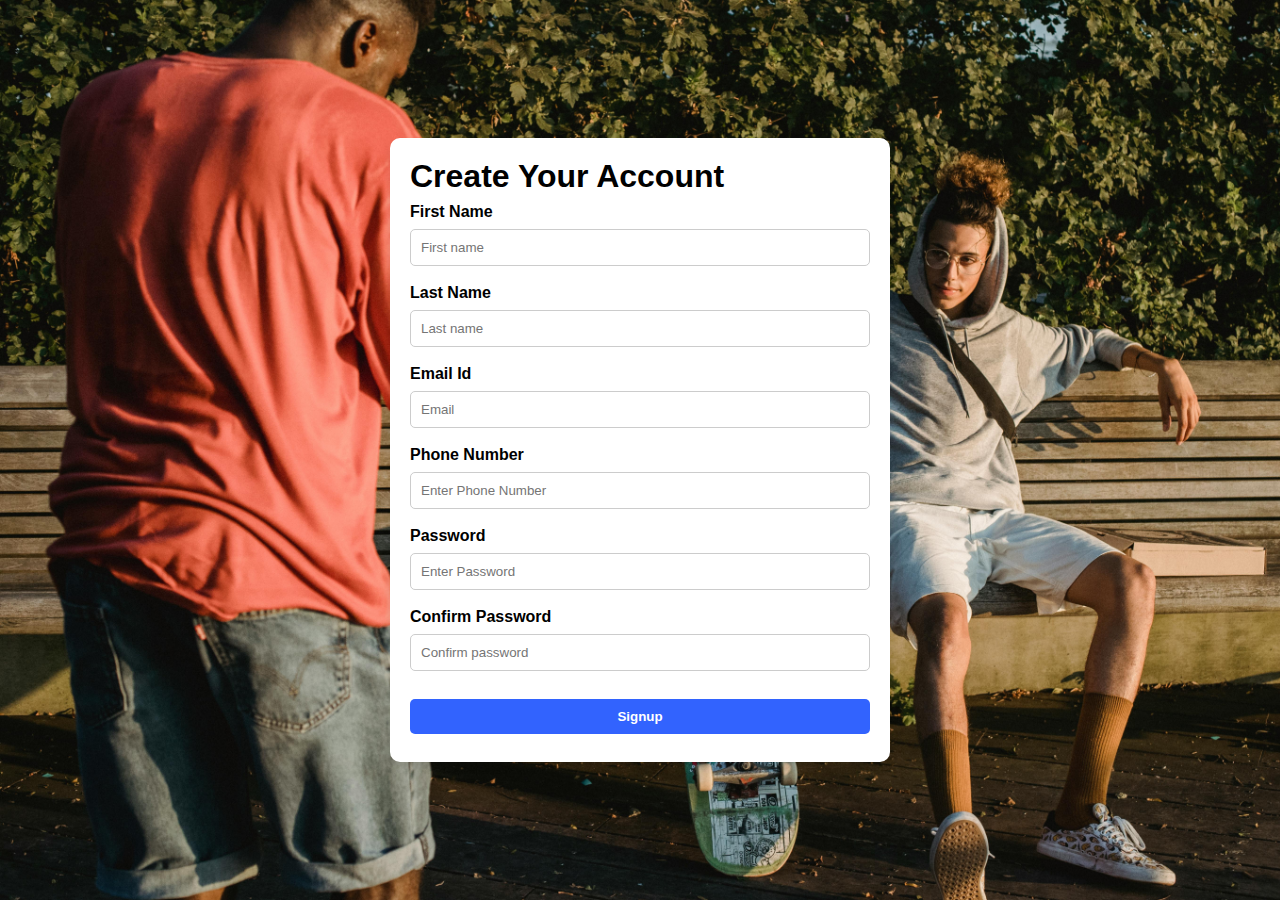
<file: index.html>
<!DOCTYPE html>
<html lang="en">
<head>
  <meta charset="UTF-8">
  <meta http-equiv="X-UA-Compatible" content="IE=edge">
  <meta name="viewport" content="width=device-width, initial-scale=1.0">
  <title>Document</title>
  <link rel="stylesheet" href="./form.css">
</head>
<body>
   <div class="main">
     <h1>Create Your Account</h1>
     <form action="/index1.html">
       <p> First Name</p>
       <input type="text" placeholder="First name" > <br>
       <p>Last Name</p>
       <input type="text" placeholder="Last name"> <br>
       <P>Email Id</P>
       <input type="text" placeholder="Email">
       <p>Phone Number </p> 
       <input type="number" placeholder="Enter Phone Number"><br>
       <P>Password <style class="sta"></style></P>
       <input id="text" placeholder="Enter Password"><br>
       <p>Confirm Password</p>
       <input id="text" placeholder="Confirm password">
       <p><button>Signup</button></p>
       
     </form>
   </div>
</body>
</html>
</file>
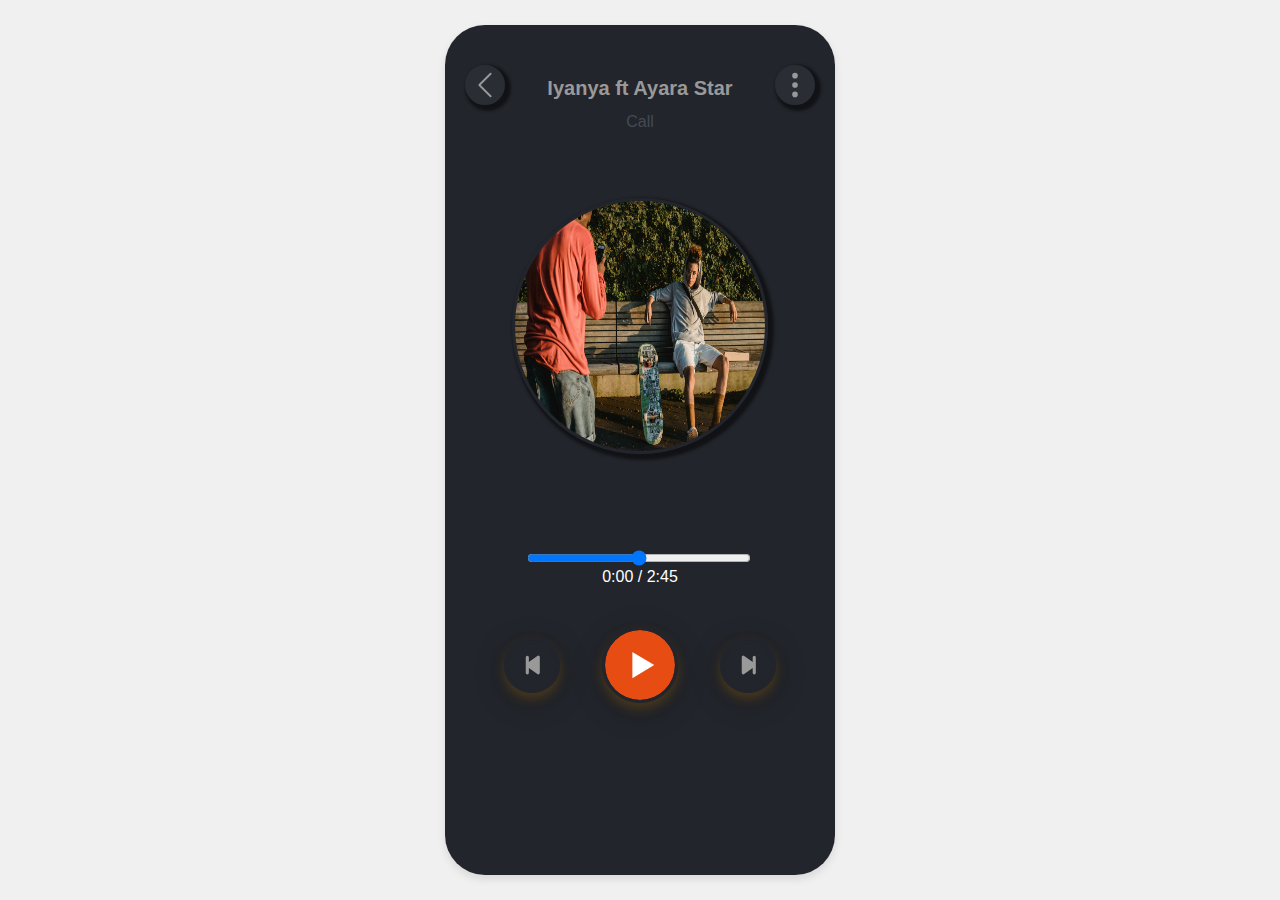
<file: index1.html>
<!DOCTYPE html>
<html lang="en">
<head>
  <meta charset="UTF-8">
  <meta name="viewport" content="width=device-width, initial-scale=1.0">
  <title>Music Player</title>
  <link rel="stylesheet" href="style.css">
</head>
<body>

  <div class="music-player">
    <!-- Album Art Section -->
    <div class="top">
      <div class="top-left">
        <button><img src="./icons/chevron-left.svg" alt=""></button>
      </div>
      <div class="middle">
        <h1 id="artist-name">ARTIST NAME</h1> 
        <p id="song-title">TITLE</p>
      </div>
      <div class="top-right">
        <button><img src="./icons/three-dots-vertical (1).svg" alt=""></button>
      </div>
    </div>
    <div class="album-art">
      <img id="album-image" src="./cover/cover1.jpg" alt="Album Art">
    </div>

    <!-- Track Info -->
    <div class="track-info">
      <!-- <h2 id="track-title">No song playing</h2> -->
    </div>
    <!-- Progress Bar -->
    <div class="progress-container">
      <input type="range" id="progress-bar" value="0" max="100" >
    </div>
    <!-- Timer -->
    <div class="time">
    <span id="current-time">00:00</span> / <span id="total-time">00:00</span>
    </div>

    
    <audio id="audio" src="songs/song1.mp3"></audio>

    <!-- Controls -->
    <div class="controls">
      <button id="prev" class="start-circle"><img src="./icons/skip-start-circle.svg" alt=""></button>
      <button id="play-pause" class="circle-fill"><img src="./icons/play-circle-fill.svg" alt=""></button>
      <button id="next" class="end-circle"><img src="./icons/skip-end-circle.svg" alt=""></button>
    </div>
    <div>
      <!-- <button id="pause"> <img src="./icons/pause-circle-fill.svg" alt=""></button> -->
    </div>

    
  </div>

  <script src="music.js"></script>

</body>
</html>
</file>
<file: form.css>
* {
  margin: 0;
  padding: 0;
  box-sizing: border-box; /* To make padding and border included in the element's width and height */
  font-family: Arial, sans-serif;
}

body {
  background-image: url(/cover1.jpg);
  background-size: cover;
  background-repeat: no-repeat;
  height: 100vh;
  display: flex; /* Center the content horizontally and vertically */
  justify-content: center;
  align-items: center;
  margin: 0;
}

.main {
  width: 100%;
  max-width: 500px; /* Responsive design with max width */
  height: auto;
  background-color: white;
  display: flex;
  justify-content: center;
  flex-direction: column;
  border-radius: 10px;
  padding: 20px;
  box-shadow: 0 4px 8px rgba(0, 0, 0, 0.1); /* Add shadow for better appearance */
}

.main input {
  width: 100%; /* Ensure it takes full width */
  padding: 10px;
  color: black;
  border-radius: 5px;
  border: 1px solid #ccc; /* Add border to input */
  margin-bottom: 10px;
}

.main p {
  padding: 8px 0; /* Top and bottom padding for spacing */
  font-weight: bold;
}

.main button {
  width: 100%; /* Full width of parent */
  padding: 10px;
  color: white;
  background-color: #3263fe;
  border-radius: 5px;
  border: none;
  cursor: pointer; /* Add a pointer cursor to the button */
  font-weight: bold;
  margin-top: 10px;
}

.main button:hover {
  background-color: #244dc9; /* Slightly darker blue on hover */
}
</file>
<file: style.css>
body {
  font-family: 'Arial', sans-serif;
  background-color: #f0f0f0;
  display: flex;
  justify-content: center;
  align-items: center;
  height: 100vh;
  margin: 0;
}

.music-player {
  background-color: #22252b;
  color: #fff;
  padding: 20px;
  border-radius: 40px;
  box-shadow: 0 4px 8px rgba(0, 0, 0, 0.1);
  width: 350px;
  text-align: center;
  height: 90vh;
  
}
.middle{
  line-height: 20px;
}
.middle h1{
  font-size: 20px;
  color: rgb(153, 153, 153);
}
.middle p{
  color: #444b53;
  margin-top: 5px;


}
.top{
  display: flex;
  justify-content: space-between;
  margin-top: 20px;
  

}
.top-left img , .top-right img {
 width: 30px;
 height: 30px;
 text-decoration: none;
}
.top-left button,.top-right button{
  text-decoration: none;
 border-radius: 50%;
 background-color: #2a2e34;
 width: 40px;
 height: 40px;
 box-shadow: 3px 3px 3px 3px rgba(0, 0, 0, 0.5) ;
 border: solid;
 border-color: #2a2e34;
 cursor: pointer;
 padding: 2px;
}
.top-left button ,.top-right button:hover {
  transform: scale(1.1), Slight zoom-in on hover;
}
.album-art img{
  width: 250px;
  height: 250px;
  border-radius: 50%;
  margin-top: 50px;
  box-shadow: 3px 3px 3px 3px rgba(0, 0, 0, 0.5) ;
  border: solid;
  border-color: #22252b;
  animation: rotate 10s linear infinite;
}
#pause{
  border-radius: 50%;
  border-color:#22252b ;
  width: 50px;
  height: 50px;
  background: none;
  border:none;
  /* margin: 40px 40px 20px -10px; */
  cursor: pointer;
}
@keyframes rotate{
  from {
    transform: rotate(0deg);
  }
  to {
    transform: rotate(360deg);
  }
}

.song-info {
  margin-bottom: 15px;
}

.song-info h3 {
  font-size: 24px;
  margin: 0;
}

.song-info p {
  font-size: 18px;
  margin: 5px 0;
  color: #aaa;
}



.start-circle ,.end-circle,.circle-fill{
  background: none;
  border:none;
  margin: 40px 40px 20px -10px;
  cursor: pointer;
  /* box-shadow: 3px 4px 2px 8px rgba(0, 0, 0, 0.1); */
}


.start-circle ,.end-circle,.circle-fill {
  outline: none;
}

.progress-container {
  width: 80%;
  /* margin-top: 90px; */
  display: flex;
  text-align: center;
  margin :90px 50px 0px 60px ;
  color: red;
}

input[type="range"] {
  width: 80%;
  cursor: pointer;
  /* margin-top: 50px; */
  
}ss

.time {
  margin-top: 5px;
  font-size: 14px;
  color: #aaa;
}
.start-cycle{
  color: white;
  background-color: white;
}
/* Style for the control buttons */
.controls {
  display: flex;
  justify-content: center;
  align-items: center;
  /* margin-top: 50px;  */
  width: 100%;
  margin: 0px 10px 10px 10px ;
  padding: 0px 50px 0px 15px;

}
/* Hover effect to make the buttons pop */
.controls button:hover {
  transform: scale(1.1), Slight zoom-in on hover;
  /* box-shadow: 0px 6px 12px rgba(0, 0, 0, 0.3), 0px 8px 30px rgba(0, 0, 0, 0.25); */
}

.controls button:active {
  transform: scale(0.95); /* Press down effect */
  /* box-shadow: 0px 4px 8px rgba(0, 0, 0, 0.2); */
}
.controls button img{
  box-shadow: 0px 6px 12px rgba(182, 115, 14, 0.3), 0px 8px 30px rgba(0, 0, 0, 0.25);
  border-radius: 100%;
  border:solid ;
  border-color:#22252b;
}
</file>
